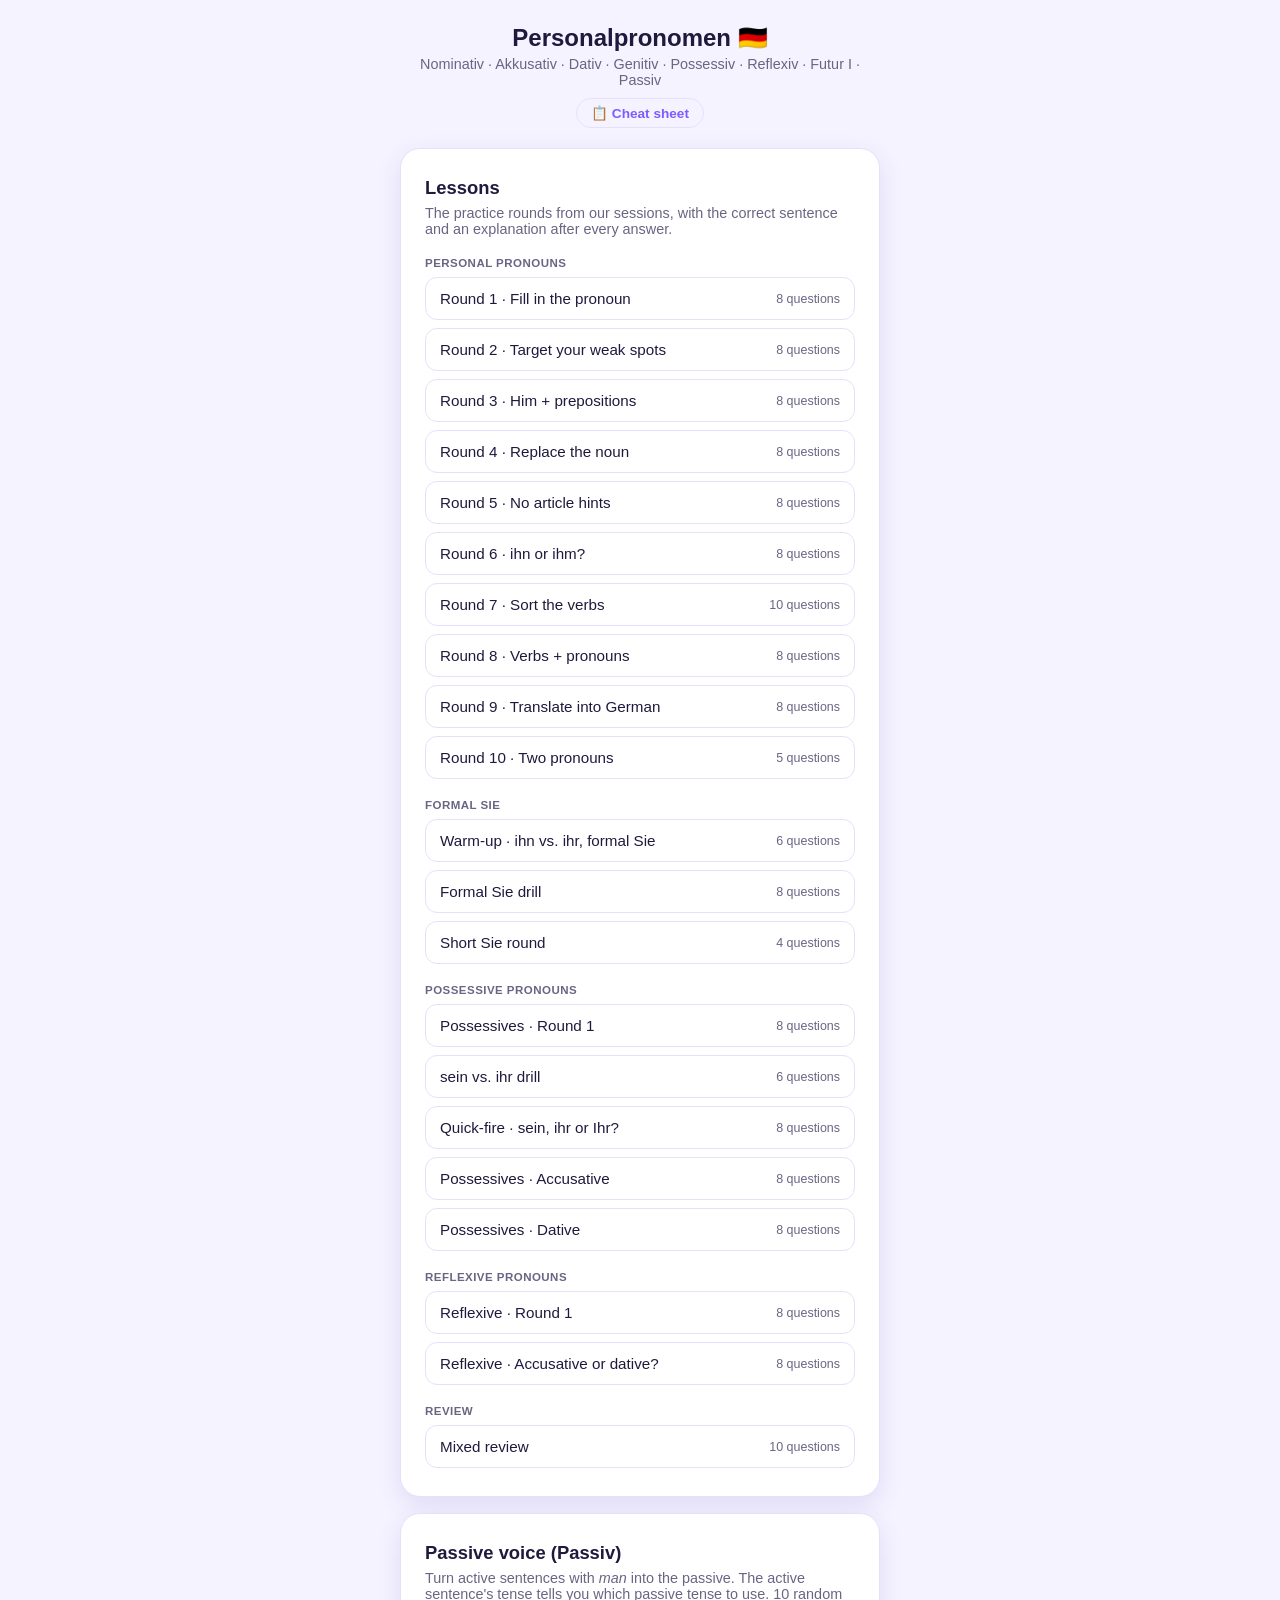
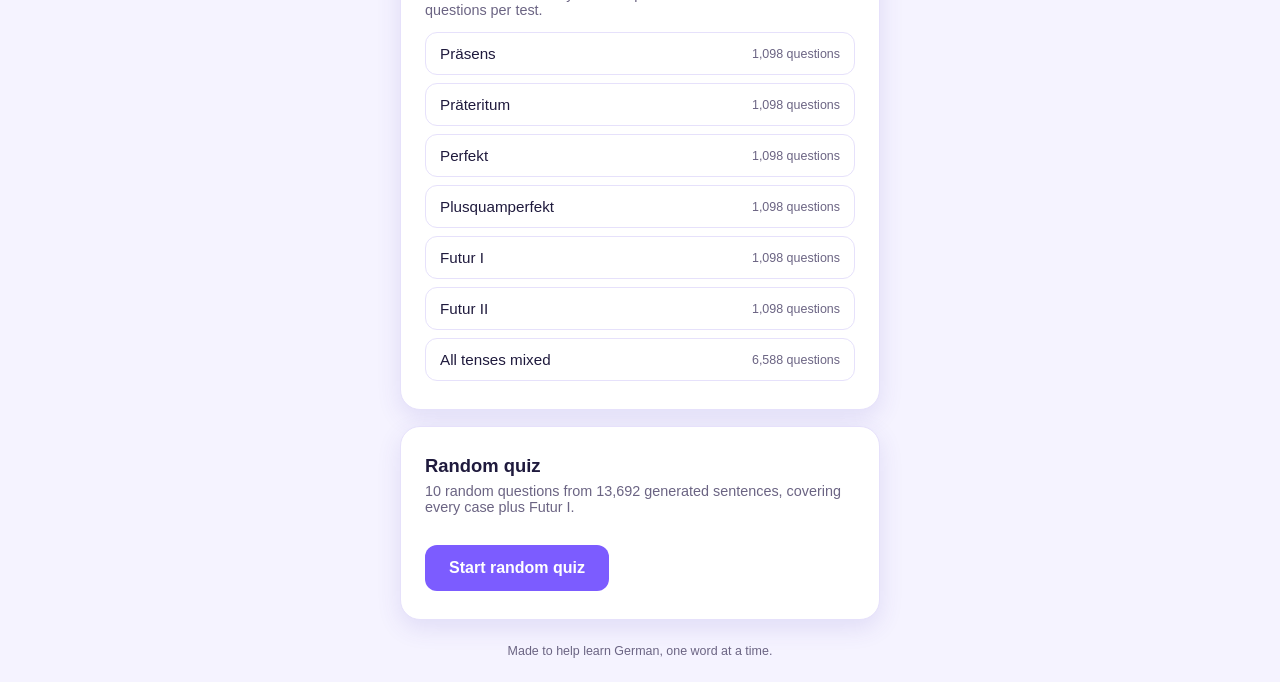
<file: index.html>
<!DOCTYPE html>
<html lang="en">
<head>
  <meta charset="UTF-8" />
  <meta name="viewport" content="width=device-width, initial-scale=1.0" />
  <title>Personalpronomen Quiz</title>
  <!-- Bump ?v= on every change: GitHub Pages lets browsers cache these files for 10 minutes,
       so a new version number makes a normal reload fetch the updated files. -->
  <link rel="stylesheet" href="style.css?v=8" />
</head>
<body>
  <div class="app" id="app"></div>
  <script src="data.js?v=8"></script>
  <script src="lessons.js?v=8"></script>
  <script src="passive.js?v=8"></script>
  <script src="app.js?v=8"></script>
</body>
</html>
</file>
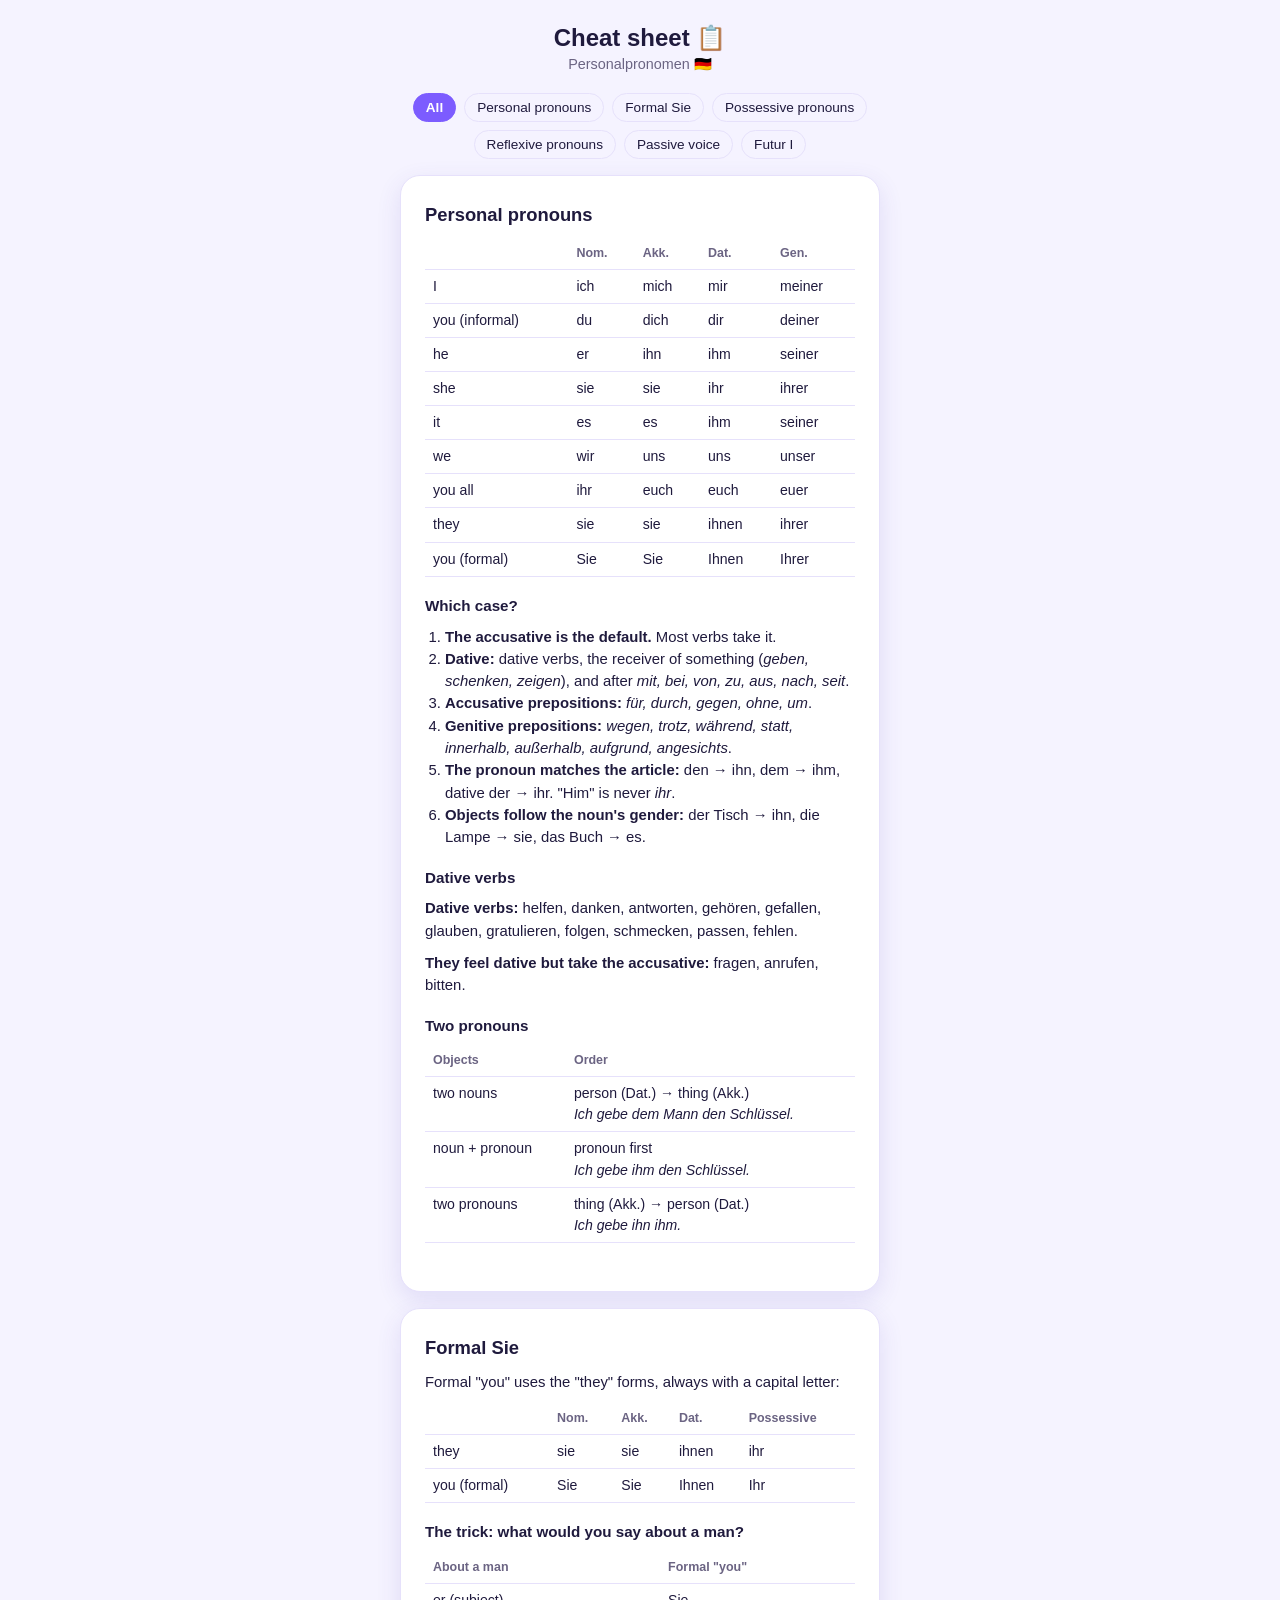
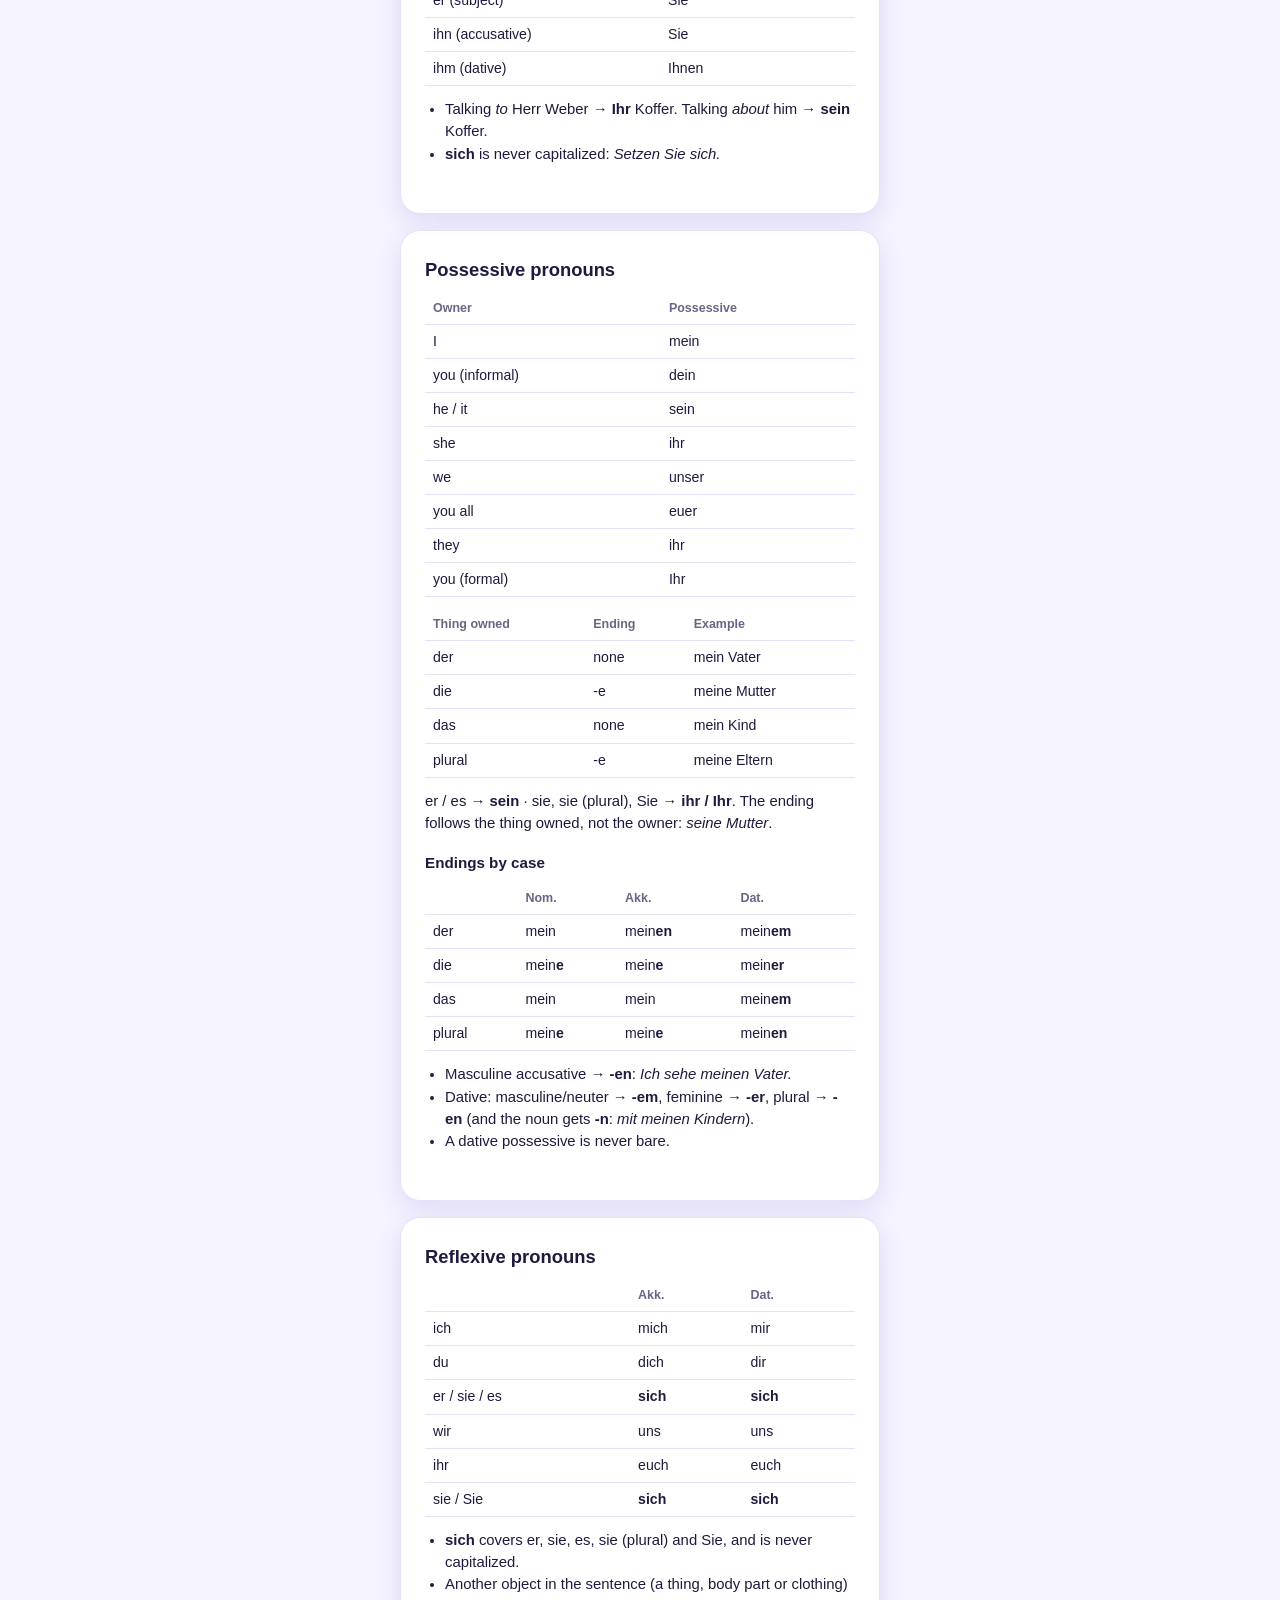
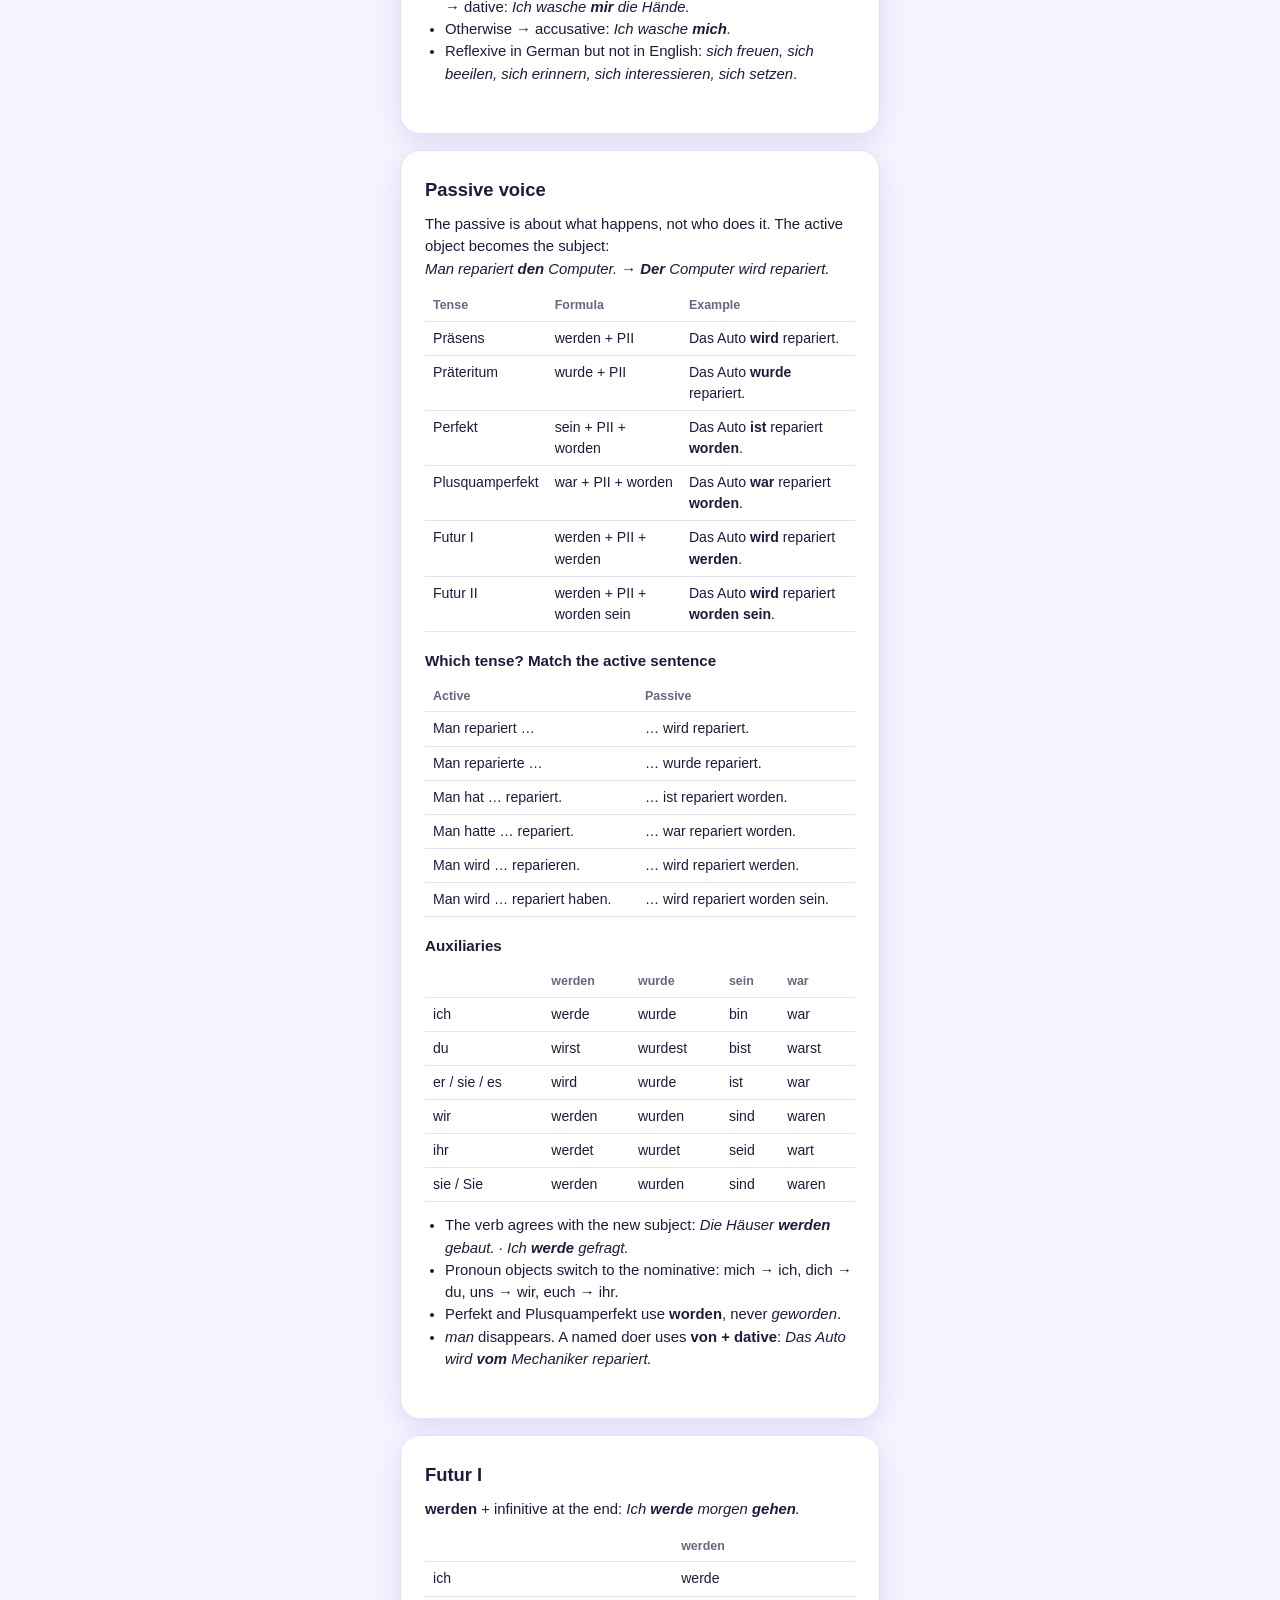
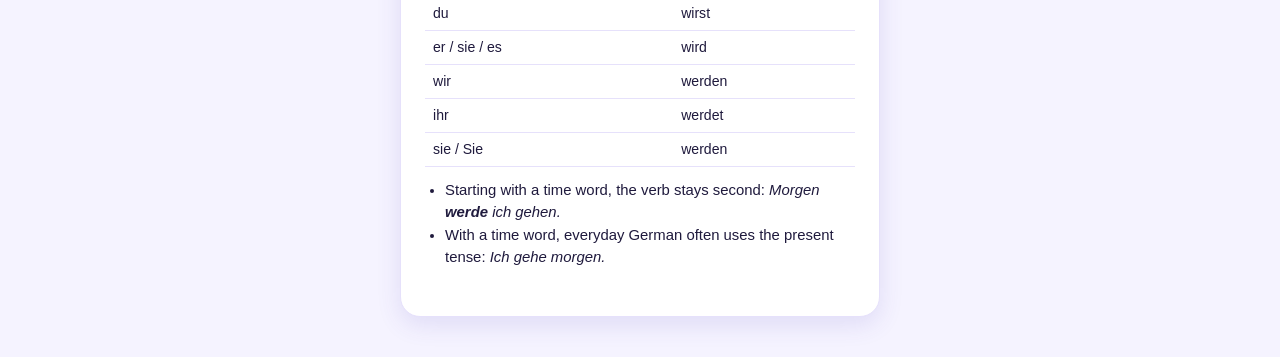
<file: cheatsheet.html>
<!DOCTYPE html>
<html lang="en">
<head>
  <meta charset="UTF-8" />
  <meta name="viewport" content="width=device-width, initial-scale=1.0" />
  <title>Cheat sheet · Personalpronomen</title>
  <!-- Bump ?v= on every change (see index.html). -->
  <link rel="stylesheet" href="style.css?v=8" />
</head>
<body>
  <div class="app" id="app"></div>
  <script src="lessons.js?v=8"></script>
  <script src="cheatsheet.js?v=8"></script>
</body>
</html>
</file>
<file: style.css>
:root {
  --bg: #f5f3ff;
  --card-bg: #ffffff;
  --text: #1f1a3d;
  --muted: #6b6483;
  --accent: #7c5cff;
  --accent-dark: #5e3fe0;
  --correct: #22a06b;
  --correct-bg: #e6f7ee;
  --wrong: #e0483f;
  --wrong-bg: #fde9e7;
  --border: #e6e1fb;
  --shadow: 0 8px 24px rgba(76, 55, 179, 0.12);
}

@media (prefers-color-scheme: dark) {
  :root {
    --bg: #16132b;
    --card-bg: #221d40;
    --text: #f1eefc;
    --muted: #a79fc9;
    --accent: #9b81ff;
    --accent-dark: #7c5cff;
    --correct: #4ad999;
    --correct-bg: #16332a;
    --wrong: #ff7a70;
    --wrong-bg: #3a1c1c;
    --border: #34305a;
    --shadow: 0 8px 24px rgba(0, 0, 0, 0.4);
  }
}

* { box-sizing: border-box; }

body {
  margin: 0;
  background: var(--bg);
  color: var(--text);
  font-family: -apple-system, BlinkMacSystemFont, "Segoe UI", Roboto, Helvetica, Arial, sans-serif;
  min-height: 100vh;
  display: flex;
  justify-content: center;
  padding: 24px 16px;
}

.app {
  width: 100%;
  max-width: 480px;
}

header {
  text-align: center;
  margin-bottom: 20px;
}

header h1 {
  font-size: 1.5rem;
  margin: 0 0 4px;
}

header p {
  margin: 0;
  color: var(--muted);
  font-size: 0.9rem;
}

.stats {
  display: flex;
  justify-content: space-between;
  align-items: center;
  margin-bottom: 12px;
  font-size: 0.85rem;
  color: var(--muted);
}

.stats .streak {
  color: var(--accent);
  font-weight: 600;
}

.progress-bar {
  height: 8px;
  border-radius: 999px;
  background: var(--border);
  overflow: hidden;
  margin-bottom: 20px;
}

.progress-fill {
  height: 100%;
  background: var(--accent);
  transition: width 0.25s ease;
}

.card {
  background: var(--card-bg);
  border-radius: 20px;
  padding: 28px 24px;
  box-shadow: var(--shadow);
  border: 1px solid var(--border);
}

.category-tag {
  display: inline-block;
  font-size: 0.72rem;
  font-weight: 600;
  letter-spacing: 0.04em;
  text-transform: uppercase;
  color: var(--accent-dark);
  background: var(--correct-bg);
  background: color-mix(in srgb, var(--accent) 14%, transparent);
  padding: 4px 10px;
  border-radius: 999px;
  margin-bottom: 14px;
}

.prompt {
  font-size: 1.35rem;
  font-weight: 700;
  margin: 0 0 20px;
  line-height: 1.3;
}

.direction-hint {
  color: var(--muted);
  font-size: 0.8rem;
  margin: -14px 0 16px;
}

.options {
  display: flex;
  flex-direction: column;
  gap: 10px;
}

.option {
  text-align: left;
  padding: 14px 16px;
  border-radius: 12px;
  border: 1.5px solid var(--border);
  background: transparent;
  color: var(--text);
  font-size: 1rem;
  cursor: pointer;
  transition: border-color 0.15s, background 0.15s, transform 0.1s;
  font-family: inherit;
}

.option:hover:not(:disabled) {
  border-color: var(--accent);
}

.option:active:not(:disabled) {
  transform: scale(0.99);
}

.option:disabled {
  cursor: default;
}

.option.correct {
  border-color: var(--correct);
  background: var(--correct-bg);
  color: var(--correct);
  font-weight: 600;
}

.option.wrong {
  border-color: var(--wrong);
  background: var(--wrong-bg);
  color: var(--wrong);
  font-weight: 600;
}

.type-form {
  display: flex;
  gap: 10px;
}

.type-form input {
  flex: 1;
  padding: 14px 16px;
  border-radius: 12px;
  border: 1.5px solid var(--border);
  background: var(--bg);
  color: var(--text);
  font-size: 1rem;
  font-family: inherit;
}

.type-form input:focus {
  outline: none;
  border-color: var(--accent);
}

.type-form input.correct {
  border-color: var(--correct);
  color: var(--correct);
}

.type-form input.wrong {
  border-color: var(--wrong);
  color: var(--wrong);
}

button.submit-btn {
  padding: 14px 18px;
  border-radius: 12px;
  border: none;
  background: var(--accent);
  color: #fff;
  font-weight: 600;
  cursor: pointer;
  font-size: 1rem;
}

button.submit-btn:disabled {
  opacity: 0.5;
  cursor: default;
}

.feedback {
  margin-top: 16px;
  min-height: 24px;
  font-size: 0.95rem;
  font-weight: 600;
}

.feedback.correct { color: var(--correct); }
.feedback.wrong { color: var(--wrong); }

.next-btn {
  margin-top: 18px;
  width: 100%;
  padding: 14px;
  border-radius: 12px;
  border: none;
  background: var(--accent-dark);
  color: #fff;
  font-weight: 700;
  font-size: 1rem;
  cursor: pointer;
  display: none;
}

.next-btn.show {
  display: block;
}

.summary {
  text-align: center;
}

.summary .score {
  font-size: 3rem;
  font-weight: 800;
  color: var(--accent);
  margin: 8px 0;
}

.summary p {
  color: var(--muted);
}

.restart-btn {
  margin-top: 16px;
  padding: 14px 24px;
  border-radius: 12px;
  border: none;
  background: var(--accent);
  color: #fff;
  font-weight: 700;
  font-size: 1rem;
  cursor: pointer;
}

footer {
  text-align: center;
  margin-top: 24px;
  color: var(--muted);
  font-size: 0.78rem;
}

/* --- Menu & lessons --- */

.menu-card {
  margin-bottom: 16px;
}

.menu-card h2,
.lesson-heading {
  margin: 0 0 6px;
  font-size: 1.15rem;
}

.muted {
  color: var(--muted);
  font-size: 0.9rem;
  margin: 0 0 14px;
}

.group-title {
  font-size: 0.72rem;
  font-weight: 600;
  letter-spacing: 0.04em;
  text-transform: uppercase;
  color: var(--muted);
  margin: 20px 0 8px;
}

.lesson-list {
  display: flex;
  flex-direction: column;
  gap: 8px;
}

.lesson-btn {
  display: flex;
  justify-content: space-between;
  align-items: center;
  gap: 12px;
  text-align: left;
  padding: 12px 14px;
  border-radius: 12px;
  border: 1.5px solid var(--border);
  background: transparent;
  color: var(--text);
  font-family: inherit;
  font-size: 0.95rem;
  cursor: pointer;
  transition: border-color 0.15s;
}

.lesson-btn:hover {
  border-color: var(--accent);
}

.lesson-meta {
  flex-shrink: 0;
  font-size: 0.78rem;
  color: var(--muted);
}

.cheat-link {
  display: inline-block;
  margin-top: 10px;
  padding: 6px 14px;
  border-radius: 999px;
  border: 1.5px solid var(--border);
  color: var(--accent);
  font-size: 0.85rem;
  font-weight: 600;
  text-decoration: none;
}

.cheat-link:hover {
  border-color: var(--accent);
}

.cheat-tabs {
  display: flex;
  flex-wrap: wrap;
  justify-content: center;
  gap: 8px;
  margin-bottom: 16px;
}

.cheat-tab {
  padding: 6px 12px;
  border-radius: 999px;
  border: 1.5px solid var(--border);
  color: var(--text);
  font-size: 0.85rem;
  text-decoration: none;
}

.cheat-tab.active {
  background: var(--accent);
  border-color: var(--accent);
  color: #fff;
  font-weight: 600;
}

.back-link {
  background: none;
  border: none;
  padding: 0;
  margin-bottom: 12px;
  color: var(--muted);
  font-family: inherit;
  font-size: 0.85rem;
  cursor: pointer;
}

.back-link:hover {
  color: var(--accent);
}

.tip {
  font-size: 0.93rem;
  line-height: 1.5;
  margin: 12px 0 20px;
}

.tip p,
.tip ul,
.tip ol {
  margin: 0 0 10px;
}

.tip ul,
.tip ol {
  padding-left: 20px;
}

.tip h3 {
  font-size: 0.95rem;
  margin: 18px 0 8px;
}

table.ref {
  width: 100%;
  border-collapse: collapse;
  margin: 0 0 12px;
  font-size: 0.88rem;
}

table.ref th,
table.ref td {
  text-align: left;
  padding: 6px 8px;
  border-bottom: 1px solid var(--border);
  vertical-align: top;
}

table.ref th {
  color: var(--muted);
  font-size: 0.78rem;
  font-weight: 600;
}

/* --- Question extras --- */

.prompt strong {
  color: var(--accent);
}

.cue {
  font-size: 1rem;
  font-weight: 500;
  color: var(--muted);
}

.explain {
  margin-top: 12px;
  padding: 12px 14px;
  border-radius: 12px;
  background: var(--bg);
  border: 1px solid var(--border);
}

.explain .model {
  margin: 0;
  font-size: 1.05rem;
  font-weight: 600;
  color: var(--text);
}

.explain .why {
  margin: 6px 0 0;
  font-size: 0.88rem;
  color: var(--muted);
}

mark {
  background: color-mix(in srgb, var(--accent) 24%, transparent);
  color: inherit;
  padding: 0 3px;
  border-radius: 4px;
}

/* --- Summary extras --- */

.secondary-btn {
  display: block;
  margin: 10px auto 0;
  padding: 12px 24px;
  border-radius: 12px;
  border: 1.5px solid var(--border);
  background: transparent;
  color: var(--text);
  font-family: inherit;
  font-size: 0.95rem;
  font-weight: 600;
  cursor: pointer;
}

.review {
  text-align: left;
  margin: 20px 0 8px;
}

.review h3 {
  font-size: 1rem;
  margin: 0 0 4px;
}

.review-item {
  padding: 12px 0;
  border-top: 1px solid var(--border);
}

.summary .review-prompt {
  margin: 0 0 4px;
  color: var(--text);
  font-size: 0.9rem;
}

.summary .review-given {
  margin: 0;
  font-size: 0.85rem;
}

.review-given span {
  color: var(--wrong);
  font-weight: 600;
  text-decoration: line-through;
}

.summary .review-correct {
  margin: 2px 0 0;
  font-size: 0.85rem;
  color: var(--correct);
}

.summary .perfect {
  color: var(--correct);
  font-weight: 600;
}
</file>
